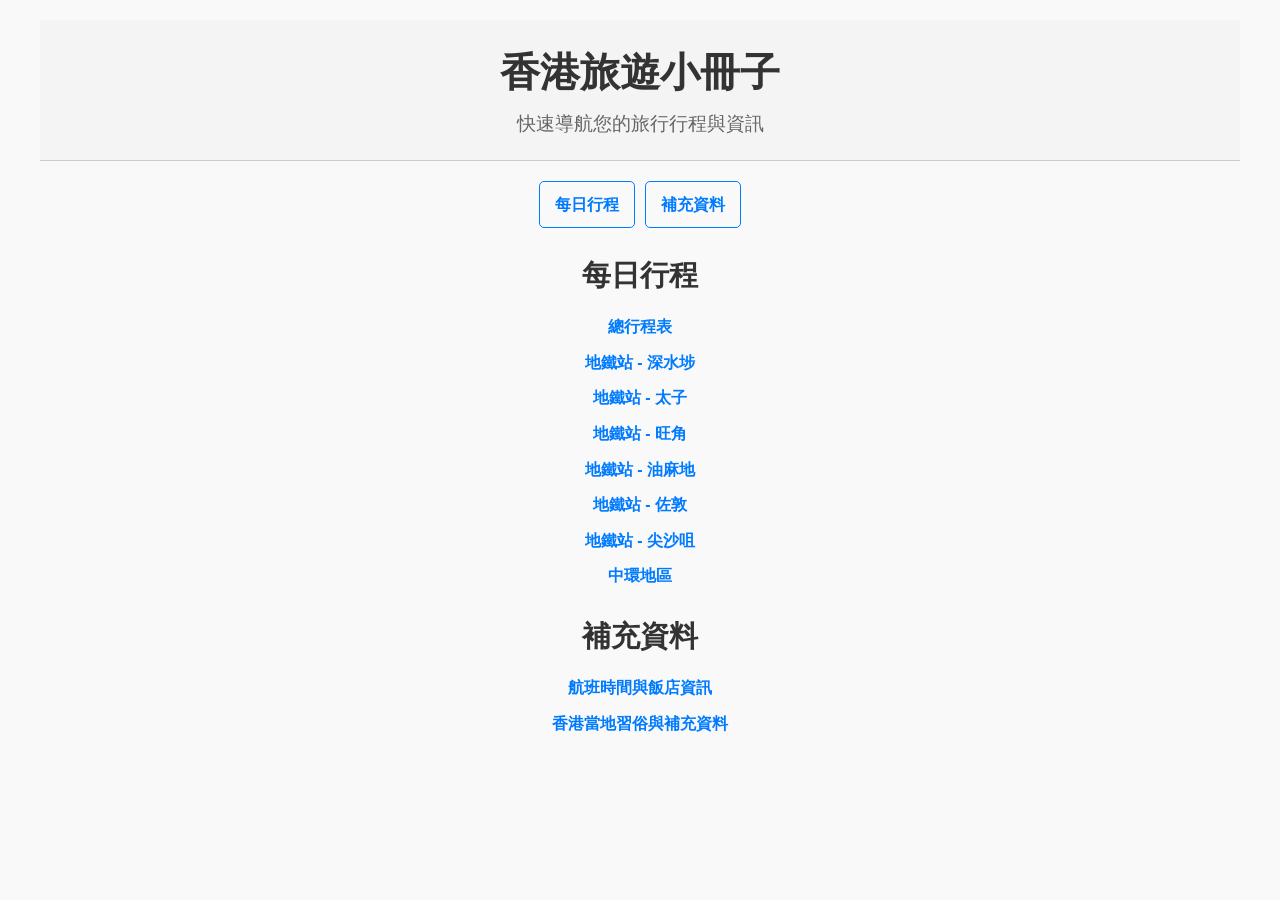
<file: index.html>
<!DOCTYPE html>
<html lang="zh-Hant">
  <head>
    <meta charset="UTF-8" />
    <meta name="viewport" content="width=device-width, initial-scale=1.0" />
    <title>香港旅遊小冊子 - 首頁</title>
    <link rel="stylesheet" href="styles/home.css" />
  </head>
  <body>
    <div class="container">
      <header>
        <h1>香港旅遊小冊子</h1>
        <p>快速導航您的旅行行程與資訊</p>
      </header>

      <nav>
        <a href="#schedule">每日行程</a>
        <a href="#resources">補充資料</a>
      </nav>

      <section id="schedule">
        <h2>每日行程</h2>
        <ul>
          <li><a href="schedules/0512-0515.html">總行程表</a></li>
          <li><a href="schedules/081SSP.html">地鐵站 - 深水埗</a></li>
          <li><a href="schedules/080PRE.html">地鐵站 - 太子</a></li>
          <li><a href="schedules/070MOK.html">地鐵站 - 旺角</a></li>
          <li><a href="schedules/069YMT.html">地鐵站 - 油麻地</a></li>
          <li><a href="schedules/068JOR.html">地鐵站 - 佐敦</a></li>
          <li><a href="schedules/067TST.html">地鐵站 - 尖沙咀</a></li>
          <li><a href="schedules/CENAREA.html">中環地區</a></li>
        </ul>
      </section>

      <section id="resources">
        <h2>補充資料</h2>
        <ul>
          <li><a href="schedules/airlineandhotel.html">航班時間與飯店資訊</a></li>
          <li><a href="schedules/HongkongTravelTips.html">香港當地習俗與補充資料</a></li>
        </ul>
      </section>
    </div>
  </body>
</html>
</file>
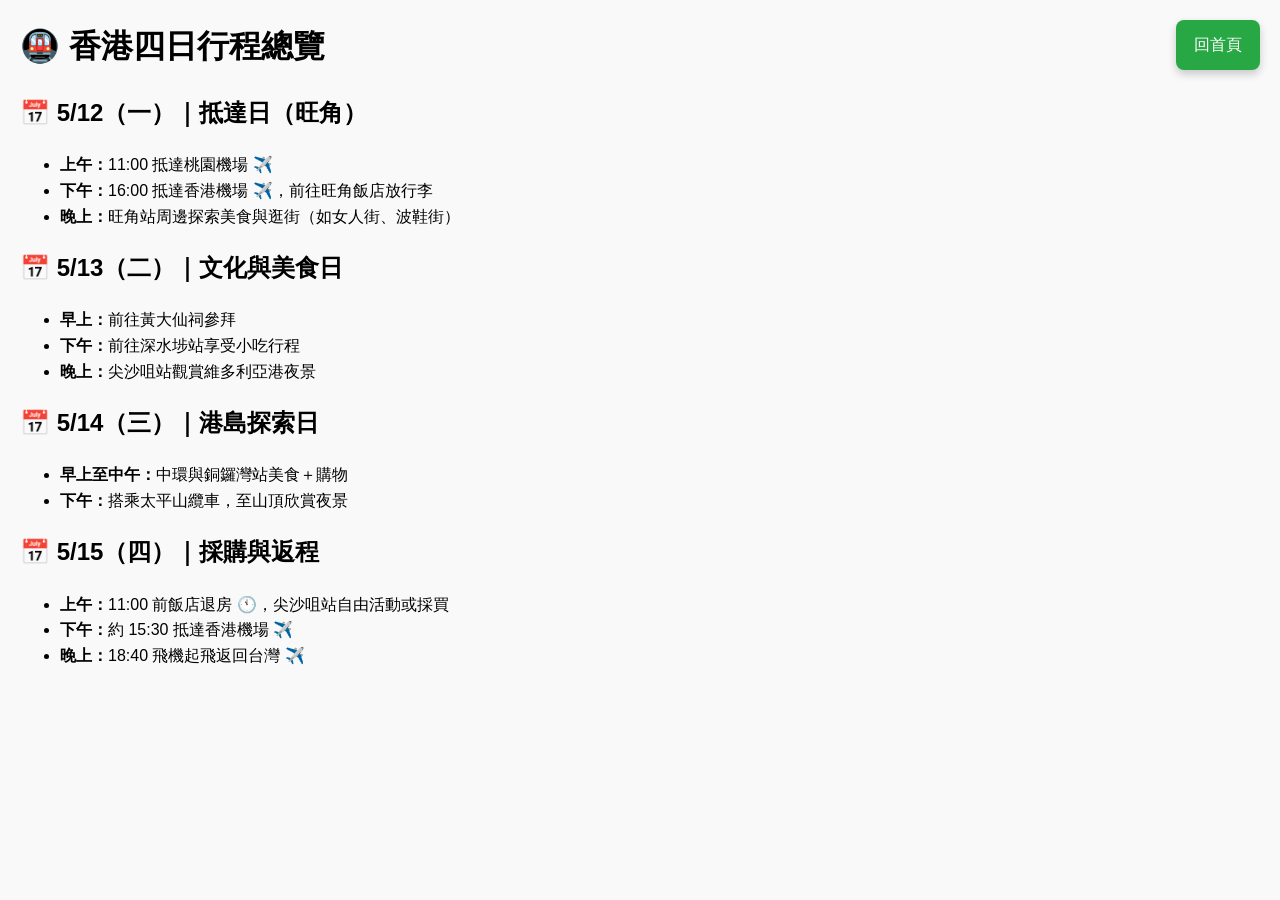
<file: schedules/0512-0515.html>
<!DOCTYPE html>
<html lang="zh-Hant">
  <head>
    <meta charset="UTF-8" />
    <meta name="viewport" content="width=device-width, initial-scale=1.0" />
    <title>香港四日行程總覽</title>
    <link rel="stylesheet" href="../styles/common.css" />
  </head>
  <body>
    <header>
      <h1>🚇 香港四日行程總覽</h1>
    </header>

    <main>
      <section>
        <h2>📅 5/12（一）｜抵達日（旺角）</h2>
        <ul>
          <li><strong>上午：</strong>11:00 抵達桃園機場 ✈️</li>
          <li><strong>下午：</strong>16:00 抵達香港機場 ✈️，前往旺角飯店放行李</li>
          <li><strong>晚上：</strong>旺角站周邊探索美食與逛街（如女人街、波鞋街）</li>
        </ul>
      </section>

      <section>
        <h2>📅 5/13（二）｜文化與美食日</h2>
        <ul>
          <li><strong>早上：</strong>前往黃大仙祠參拜</li>
          <li><strong>下午：</strong>前往深水埗站享受小吃行程</li>
          <li><strong>晚上：</strong>尖沙咀站觀賞維多利亞港夜景</li>
        </ul>
      </section>

      <section>
        <h2>📅 5/14（三）｜港島探索日</h2>
        <ul>
          <li><strong>早上至中午：</strong>中環與銅鑼灣站美食＋購物</li>
          <li><strong>下午：</strong>搭乘太平山纜車，至山頂欣賞夜景</li>
        </ul>
      </section>

      <section>
        <h2>📅 5/15（四）｜採購與返程</h2>
        <ul>
          <li><strong>上午：</strong>11:00 前飯店退房 🕚，尖沙咀站自由活動或採買</li>
          <li><strong>下午：</strong>約 15:30 抵達香港機場 ✈️</li>
          <li><strong>晚上：</strong>18:40 飛機起飛返回台灣 ✈️</li>
        </ul>
      </section>
    </main>

    <a id="home-button" href="../index.html">回首頁</a>
    <script src="../scripts/common.js"></script>
  </body>
</html>
</file>
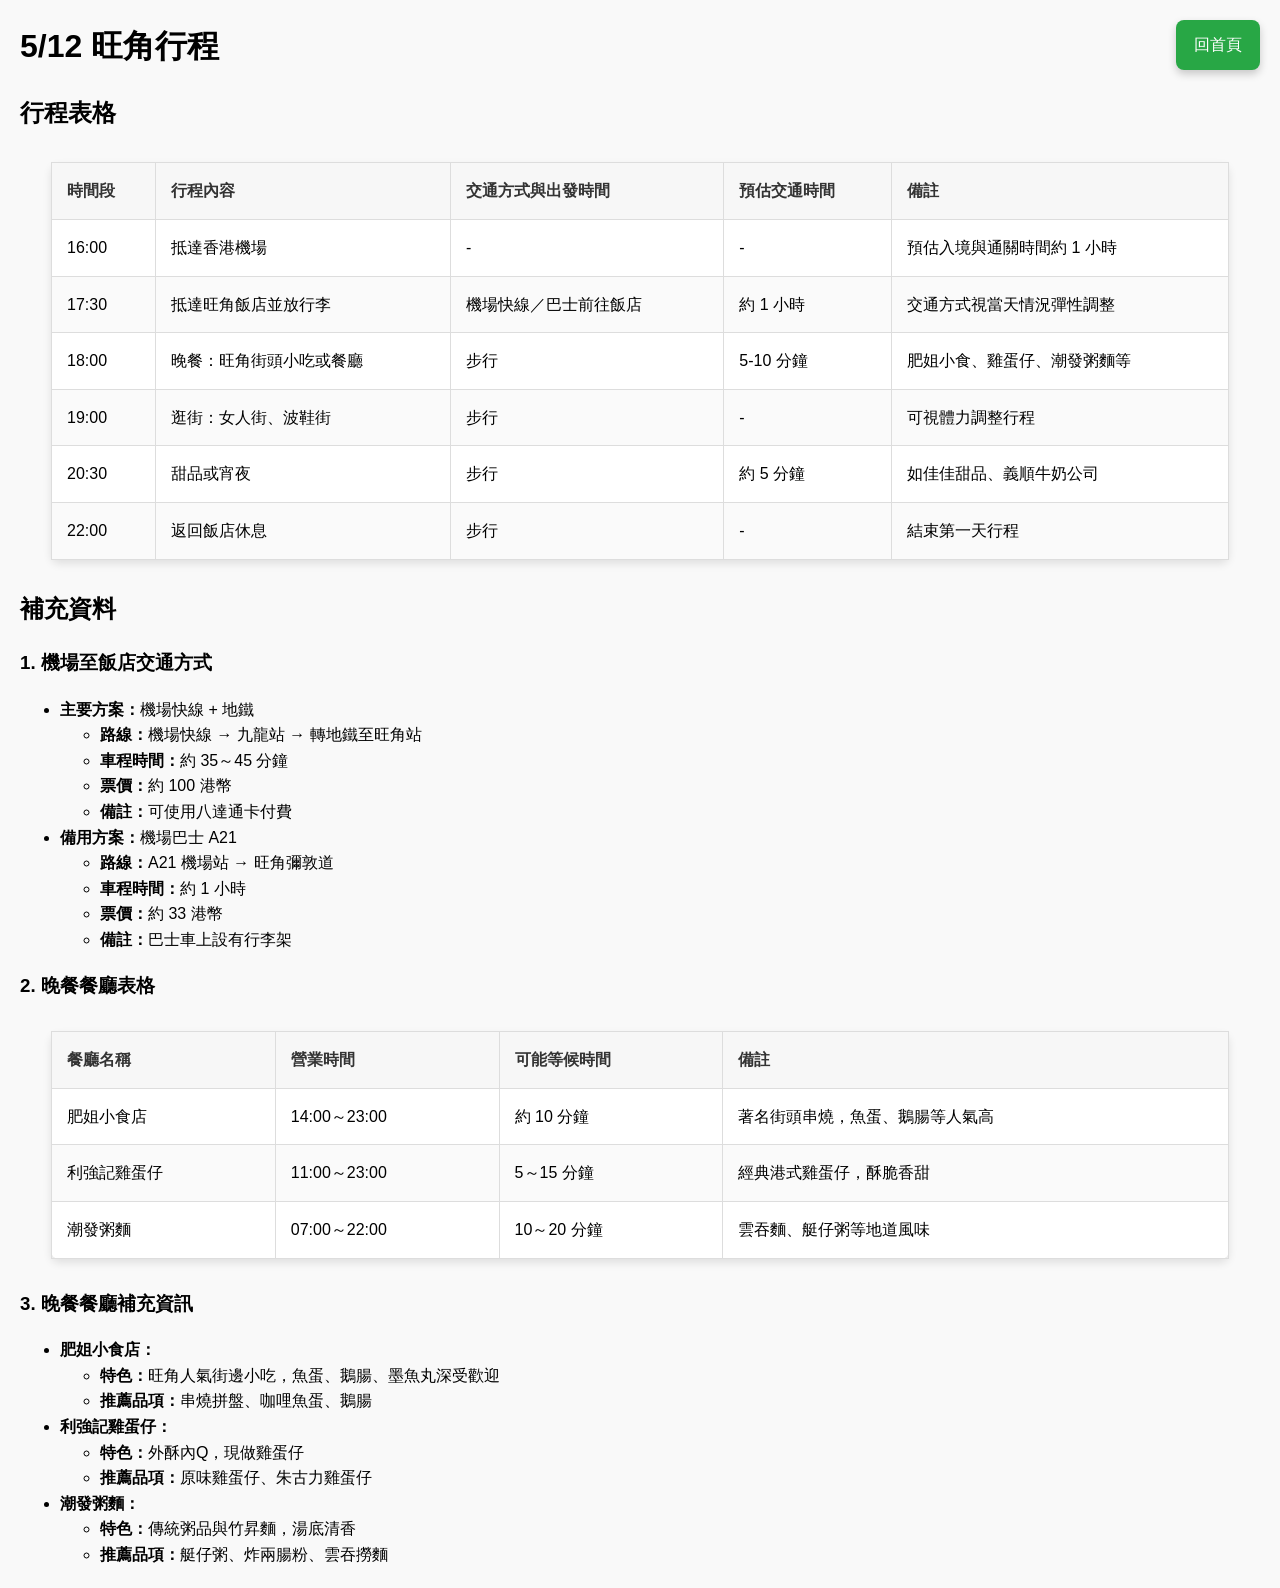
<file: schedules/0512.html>
<!DOCTYPE html>
<html lang="zh-Hant">
  <head>
    <meta charset="UTF-8" />
    <meta name="viewport" content="width=device-width, initial-scale=1.0" />
    <title>5/12 旺角行程</title>
    <link rel="stylesheet" href="../styles/common.css" />
  </head>
  <body>
    <header>
      <h1>5/12 旺角行程</h1>
    </header>

    <section id="schedule">
      <h2>行程表格</h2>
      <table>
        <thead>
          <tr>
            <th>時間段</th>
            <th>行程內容</th>
            <th>交通方式與出發時間</th>
            <th>預估交通時間</th>
            <th>備註</th>
          </tr>
        </thead>
        <tbody>
          <tr>
            <td>16:00</td>
            <td>抵達香港機場</td>
            <td>-</td>
            <td>-</td>
            <td>預估入境與通關時間約 1 小時</td>
          </tr>
          <tr>
            <td>17:30</td>
            <td>抵達旺角飯店並放行李</td>
            <td>機場快線／巴士前往飯店</td>
            <td>約 1 小時</td>
            <td>交通方式視當天情況彈性調整</td>
          </tr>
          <tr>
            <td>18:00</td>
            <td>晚餐：旺角街頭小吃或餐廳</td>
            <td>步行</td>
            <td>5-10 分鐘</td>
            <td>肥姐小食、雞蛋仔、潮發粥麵等</td>
          </tr>
          <tr>
            <td>19:00</td>
            <td>逛街：女人街、波鞋街</td>
            <td>步行</td>
            <td>-</td>
            <td>可視體力調整行程</td>
          </tr>
          <tr>
            <td>20:30</td>
            <td>甜品或宵夜</td>
            <td>步行</td>
            <td>約 5 分鐘</td>
            <td>如佳佳甜品、義順牛奶公司</td>
          </tr>
          <tr>
            <td>22:00</td>
            <td>返回飯店休息</td>
            <td>步行</td>
            <td>-</td>
            <td>結束第一天行程</td>
          </tr>
        </tbody>
      </table>
    </section>

    <section id="transportation">
      <h2>補充資料</h2>
      <h3>1. 機場至飯店交通方式</h3>
      <ul>
        <li>
          <strong>主要方案：</strong>機場快線 + 地鐵
          <ul>
            <li><strong>路線：</strong>機場快線 → 九龍站 → 轉地鐵至旺角站</li>
            <li><strong>車程時間：</strong>約 35～45 分鐘</li>
            <li><strong>票價：</strong>約 100 港幣</li>
            <li><strong>備註：</strong>可使用八達通卡付費</li>
          </ul>
        </li>
        <li>
          <strong>備用方案：</strong>機場巴士 A21
          <ul>
            <li><strong>路線：</strong>A21 機場站 → 旺角彌敦道</li>
            <li><strong>車程時間：</strong>約 1 小時</li>
            <li><strong>票價：</strong>約 33 港幣</li>
            <li><strong>備註：</strong>巴士車上設有行李架</li>
          </ul>
        </li>
      </ul>
    </section>

    <section id="dinner">
      <h3>2. 晚餐餐廳表格</h3>
      <table>
        <thead>
          <tr>
            <th>餐廳名稱</th>
            <th>營業時間</th>
            <th>可能等候時間</th>
            <th>備註</th>
          </tr>
        </thead>
        <tbody>
          <tr>
            <td>肥姐小食店</td>
            <td>14:00～23:00</td>
            <td>約 10 分鐘</td>
            <td>著名街頭串燒，魚蛋、鵝腸等人氣高</td>
          </tr>
          <tr>
            <td>利強記雞蛋仔</td>
            <td>11:00～23:00</td>
            <td>5～15 分鐘</td>
            <td>經典港式雞蛋仔，酥脆香甜</td>
          </tr>
          <tr>
            <td>潮發粥麵</td>
            <td>07:00～22:00</td>
            <td>10～20 分鐘</td>
            <td>雲吞麵、艇仔粥等地道風味</td>
          </tr>
        </tbody>
      </table>
    </section>

    <section id="dinner-supplement">
      <h3>3. 晚餐餐廳補充資訊</h3>
      <ul>
        <li><strong>肥姐小食店：</strong>
          <ul>
            <li><strong>特色：</strong>旺角人氣街邊小吃，魚蛋、鵝腸、墨魚丸深受歡迎</li>
            <li><strong>推薦品項：</strong>串燒拼盤、咖哩魚蛋、鵝腸</li>
          </ul>
        </li>
        <li><strong>利強記雞蛋仔：</strong>
          <ul>
            <li><strong>特色：</strong>外酥內Q，現做雞蛋仔</li>
            <li><strong>推薦品項：</strong>原味雞蛋仔、朱古力雞蛋仔</li>
          </ul>
        </li>
        <li><strong>潮發粥麵：</strong>
          <ul>
            <li><strong>特色：</strong>傳統粥品與竹昇麵，湯底清香</li>
            <li><strong>推薦品項：</strong>艇仔粥、炸兩腸粉、雲吞撈麵</li>
          </ul>
        </li>
      </ul>
    </section>

    <!-- 回首頁的按鈕 -->
    <a id="home-button" href="../index.html">回首頁</a>

    <script src="../scripts/common.js"></script>
  </body>
</html>
</file>
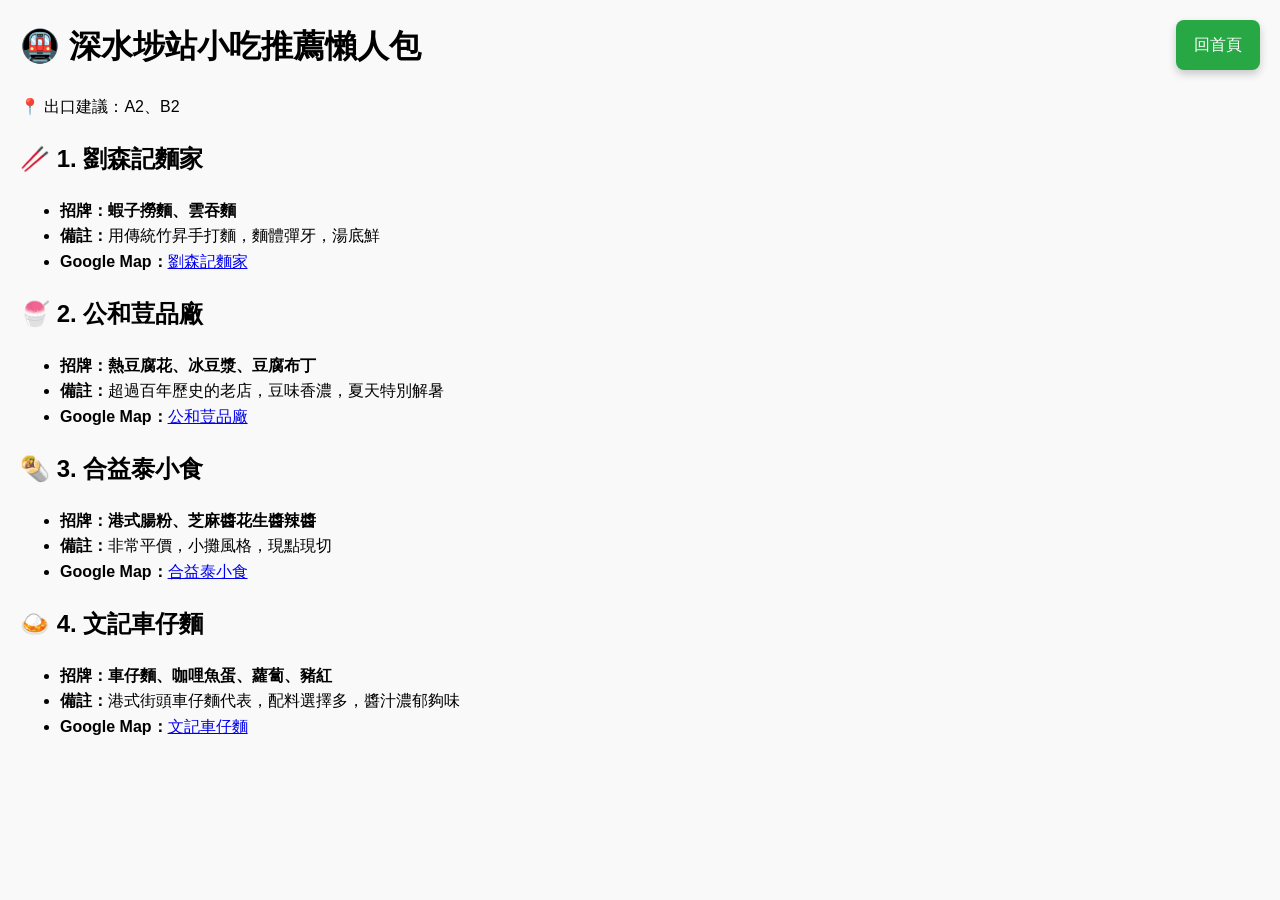
<file: schedules/0513.html>
<!DOCTYPE html>
<html lang="zh-Hant">
  <head>
    <meta charset="UTF-8" />
    <meta name="viewport" content="width=device-width, initial-scale=1.0" />
    <title>深水埗站小吃懶人包</title>
    <link rel="stylesheet" href="../styles/common.css" />
  </head>
  <body>
    <header>
      <h1>🚇 深水埗站小吃推薦懶人包</h1>
      <p>📍 出口建議：A2、B2</p>
    </header>

    <main>
      <section>
        <h2>🥢 1. 劉森記麵家</h2>
        <ul>
          <li><strong>招牌：</strong><strong>蝦子撈麵、雲吞麵</strong></li>
          <li><strong>備註：</strong>用傳統竹昇手打麵，麵體彈牙，湯底鮮</li>
          <li><strong>Google Map：</strong><a href="https://maps.app.goo.gl/K1mHcM7y6UPj323Y7" target="_blank">劉森記麵家</a></li>
        </ul>
      </section>

      <section>
        <h2>🍧 2. 公和荳品廠</h2>
        <ul>
          <li><strong>招牌：</strong><strong>熱豆腐花、冰豆漿、豆腐布丁</strong></li>
          <li><strong>備註：</strong>超過百年歷史的老店，豆味香濃，夏天特別解暑</li>
          <li><strong>Google Map：</strong><a href="https://maps.app.goo.gl/NxhGVPFcqjy7hAAd9" target="_blank">公和荳品廠</a></li>
        </ul>
      </section>

      <section>
        <h2>🌯 3. 合益泰小食</h2>
        <ul>
          <li><strong>招牌：</strong><strong>港式腸粉、芝麻醬花生醬辣醬</strong></li>
          <li><strong>備註：</strong>非常平價，小攤風格，現點現切</li>
          <li><strong>Google Map：</strong><a href="https://maps.app.goo.gl/UYoJoSjosP7ihJiQ7" target="_blank">合益泰小食</a></li>
        </ul>
      </section>

      <section>
        <h2>🍛 4. 文記車仔麵</h2>
        <ul>
          <li><strong>招牌：</strong><strong>車仔麵、咖哩魚蛋、蘿蔔、豬紅</strong></li>
          <li><strong>備註：</strong>港式街頭車仔麵代表，配料選擇多，醬汁濃郁夠味</li>
          <li><strong>Google Map：</strong><a href="https://maps.app.goo.gl/5F4fWSJMhZ9eHE1n6" target="_blank">文記車仔麵</a></li>
        </ul>
      </section>

    </main>

    <!-- 回首頁的按鈕 -->
    <a id="home-button" href="../index.html">回首頁</a>
    <script src="../scripts/common.js"></script>
  </body>
</html>
</file>
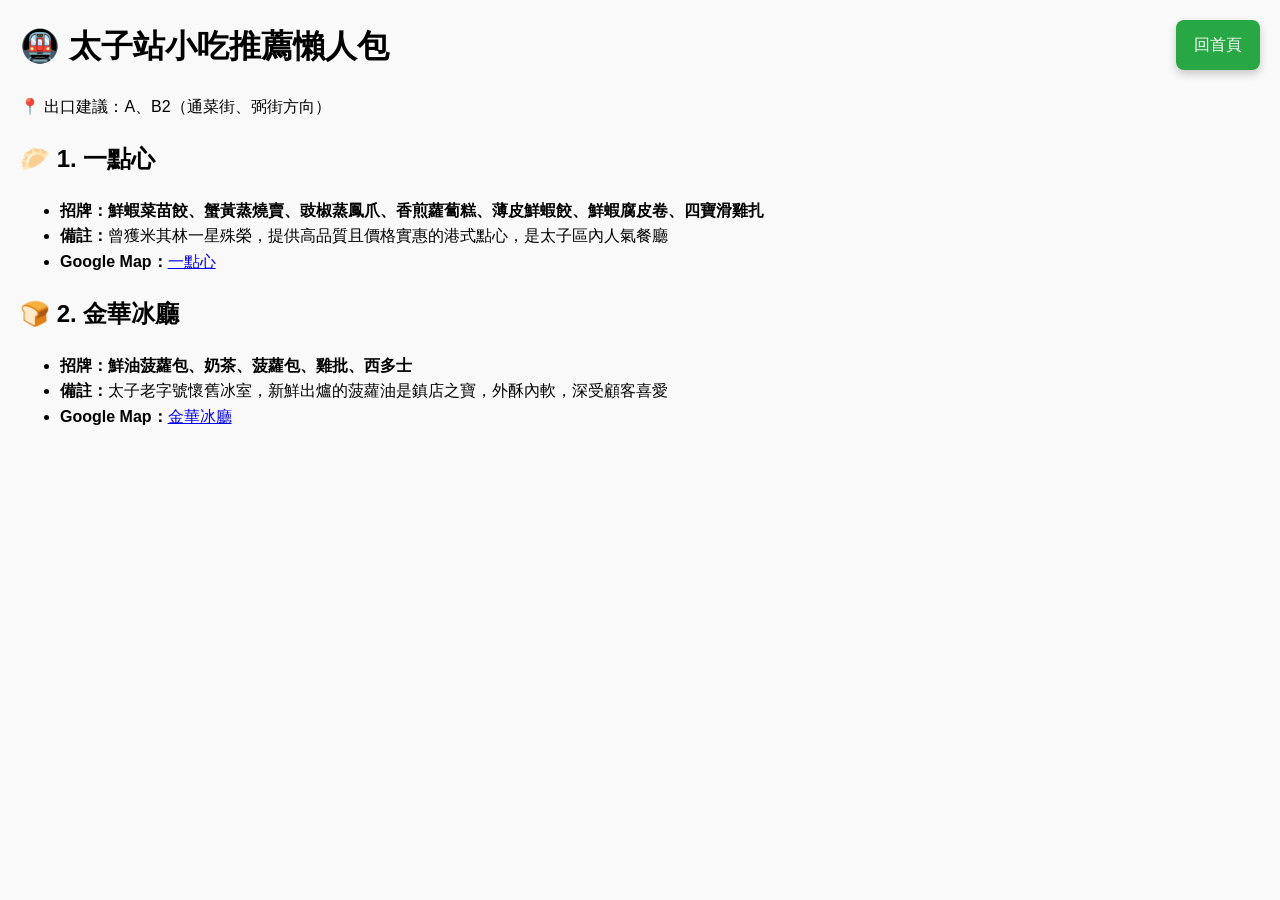
<file: schedules/0514.html>
<!DOCTYPE html>
<html lang="zh-Hant">
  <head>
    <meta charset="UTF-8" />
    <meta name="viewport" content="width=device-width, initial-scale=1.0" />
    <title>太子站小吃懶人包</title>
    <link rel="stylesheet" href="../styles/common.css" />
  </head>
  <body>
    <header>
      <h1>🚇 太子站小吃推薦懶人包</h1>
      <p>📍 出口建議：A、B2（通菜街、弼街方向）</p>
    </header>

    <main>
      <section>
        <h2>🥟 1. 一點心</h2>
        <ul>
          <li><strong>招牌：</strong><strong>鮮蝦菜苗餃、蟹黃蒸燒賣、豉椒蒸鳳爪、香煎蘿蔔糕、薄皮鮮蝦餃、鮮蝦腐皮卷、四寶滑雞扎</strong></li>
          <li><strong>備註：</strong>曾獲米其林一星殊榮，提供高品質且價格實惠的港式點心，是太子區內人氣餐廳</li>
          <li><strong>Google Map：</strong><a href="https://maps.app.goo.gl/mNqFr9mviTtedqxy7" target="_blank">一點心</a></li>
        </ul>
      </section>

      <section>
        <h2>🍞 2. 金華冰廳</h2>
        <ul>
          <li><strong>招牌：</strong><strong>鮮油菠蘿包、奶茶、菠蘿包、雞批、西多士</strong></li>
          <li><strong>備註：</strong>太子老字號懷舊冰室，新鮮出爐的菠蘿油是鎮店之寶，外酥內軟，深受顧客喜愛</li>
          <li><strong>Google Map：</strong><a href="https://maps.app.goo.gl/NZs1nTJYFW71kauX8" target="_blank">金華冰廳</a></li>
        </ul>
      </section>
    </main>

    <!-- 回首頁的按鈕 -->
    <a id="home-button" href="../index.html">回首頁</a>
    <script src="../scripts/common.js"></script>
  </body>
</html>
</file>
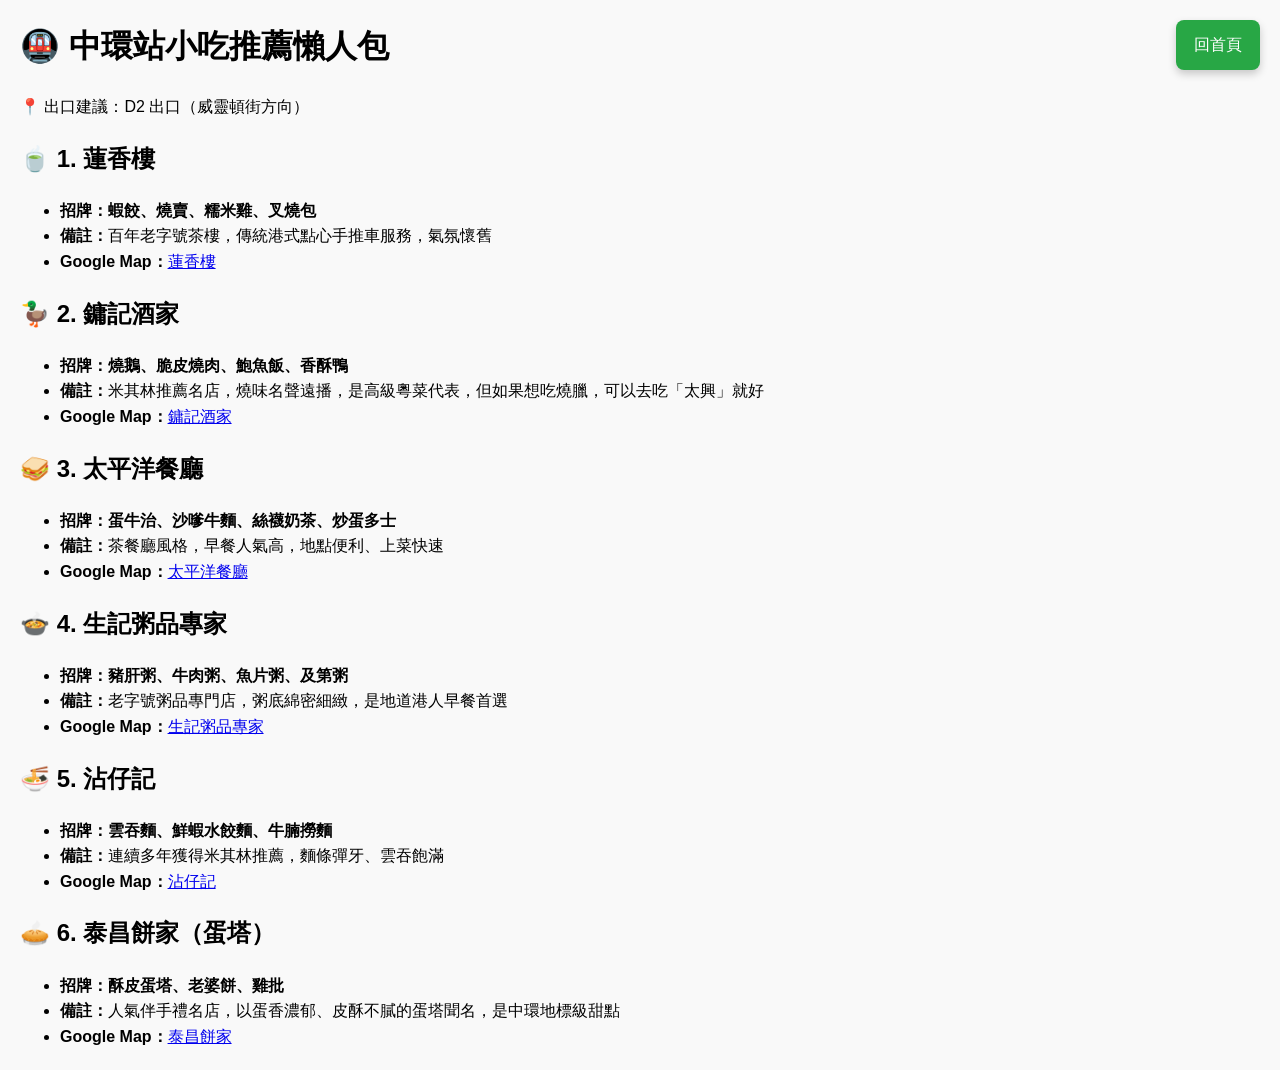
<file: schedules/065CEN.html>
<!DOCTYPE html>
<html lang="zh-Hant">
  <head>
    <meta charset="UTF-8" />
    <meta name="viewport" content="width=device-width, initial-scale=1.0" />
    <title>中環站小吃懶人包</title>
    <link rel="stylesheet" href="../styles/common.css" />
  </head>
  <body>
    <header>
      <h1>🚇 中環站小吃推薦懶人包</h1>
      <p>📍 出口建議：D2 出口（威靈頓街方向）</p>
    </header>

    <main>
      <section>
        <h2>🍵 1. 蓮香樓</h2>
        <ul>
          <li><strong>招牌：</strong><strong>蝦餃、燒賣、糯米雞、叉燒包</strong></li>
          <li><strong>備註：</strong>百年老字號茶樓，傳統港式點心手推車服務，氣氛懷舊</li>
          <li><strong>Google Map：</strong><a href="https://maps.app.goo.gl/2HCXovdnoWpxYi5v9" target="_blank">蓮香樓</a></li>
        </ul>
      </section>

      <section>
        <h2>🦆 2. 鏞記酒家</h2>
        <ul>
          <li><strong>招牌：</strong><strong>燒鵝、脆皮燒肉、鮑魚飯、香酥鴨</strong></li>
          <li><strong>備註：</strong>米其林推薦名店，燒味名聲遠播，是高級粵菜代表，但如果想吃燒臘，可以去吃「太興」就好</li>
          <li><strong>Google Map：</strong><a href="https://maps.app.goo.gl/bp9NFYq3Bw1joR7D7" target="_blank">鏞記酒家</a></li>
        </ul>
      </section>

      <section>
        <h2>🥪 3. 太平洋餐廳</h2>
        <ul>
          <li><strong>招牌：</strong><strong>蛋牛治、沙嗲牛麵、絲襪奶茶、炒蛋多士</strong></li>
          <li><strong>備註：</strong>茶餐廳風格，早餐人氣高，地點便利、上菜快速</li>
          <li><strong>Google Map：</strong><a href="https://maps.app.goo.gl/5CtJ2iSze3EeUbAPA" target="_blank">太平洋餐廳</a></li>
        </ul>
      </section>

      <section>
        <h2>🍲 4. 生記粥品專家</h2>
        <ul>
          <li><strong>招牌：</strong><strong>豬肝粥、牛肉粥、魚片粥、及第粥</strong></li>
          <li><strong>備註：</strong>老字號粥品專門店，粥底綿密細緻，是地道港人早餐首選</li>
          <li><strong>Google Map：</strong><a href="https://maps.app.goo.gl/zvFhaGcdFXiuzrDb8" target="_blank">生記粥品專家</a></li>
        </ul>
      </section>

      <section>
        <h2>🍜 5. 沾仔記</h2>
        <ul>
          <li><strong>招牌：</strong><strong>雲吞麵、鮮蝦水餃麵、牛腩撈麵</strong></li>
          <li><strong>備註：</strong>連續多年獲得米其林推薦，麵條彈牙、雲吞飽滿</li>
          <li><strong>Google Map：</strong><a href="https://maps.app.goo.gl/9wewG8HQa4Ez1Ua4A" target="_blank">沾仔記</a></li>
        </ul>
      </section>
      <section>
        <h2>🥧 6. 泰昌餅家（蛋塔）</h2>
        <ul>
          <li><strong>招牌：</strong><strong>酥皮蛋塔、老婆餅、雞批</strong></li>
          <li><strong>備註：</strong>人氣伴手禮名店，以蛋香濃郁、皮酥不膩的蛋塔聞名，是中環地標級甜點</li>
          <li><strong>Google Map：</strong><a href="https://maps.app.goo.gl/WtBJgMKC74dh7KRN7" target="_blank">泰昌餅家</a></li>
        </ul>
      </section>

    </main>

    <a id="home-button" href="../index.html">回首頁</a>
    <script src="../scripts/common.js"></script>
  </body>
</html>
</file>
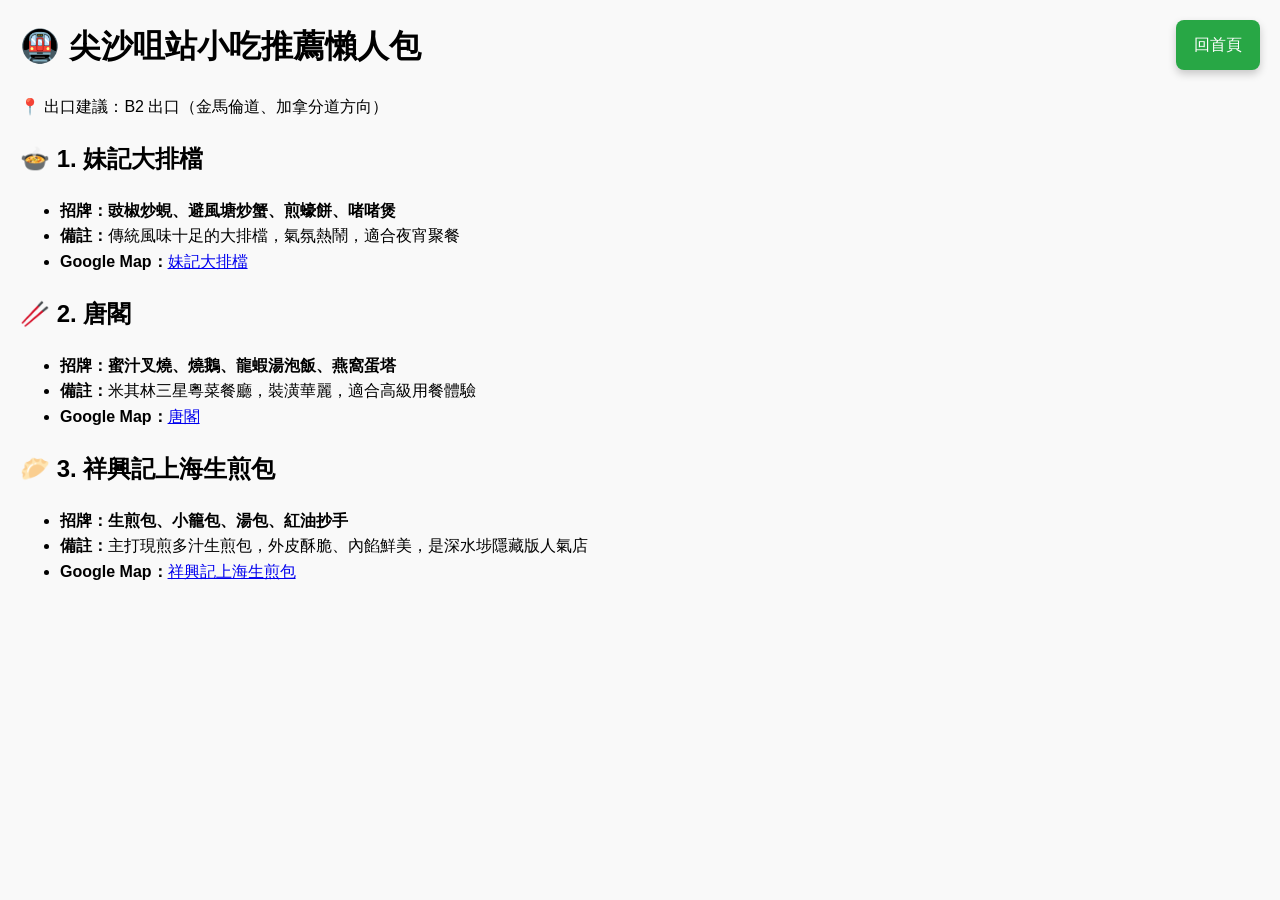
<file: schedules/067TST.html>
<!DOCTYPE html>
<html lang="zh-Hant">
  <head>
    <meta charset="UTF-8" />
    <meta name="viewport" content="width=device-width, initial-scale=1.0" />
    <title>尖沙咀站小吃懶人包</title>
    <link rel="stylesheet" href="../styles/common.css" />
  </head>
  <body>
    <header>
      <h1>🚇 尖沙咀站小吃推薦懶人包</h1>
      <p>📍 出口建議：B2 出口（金馬倫道、加拿分道方向）</p>
    </header>

    <main>
      <section>
        <h2>🍲 1. 妹記大排檔</h2>
        <ul>
          <li><strong>招牌：</strong><strong>豉椒炒蜆、避風塘炒蟹、煎蠔餅、啫啫煲</strong></li>
          <li><strong>備註：</strong>傳統風味十足的大排檔，氣氛熱鬧，適合夜宵聚餐</li>
          <li><strong>Google Map：</strong><a href="https://maps.app.goo.gl/Led8dWAejK1VFPWP9" target="_blank">妹記大排檔</a></li>
        </ul>
      </section>
      <section>
        <h2>🥢 2. 唐閣</h2>
        <ul>
          <li><strong>招牌：</strong><strong>蜜汁叉燒、燒鵝、龍蝦湯泡飯、燕窩蛋塔</strong></li>
          <li><strong>備註：</strong>米其林三星粵菜餐廳，裝潢華麗，適合高級用餐體驗</li>
          <li><strong>Google Map：</strong><a href="https://maps.app.goo.gl/uWg48EWeVkGHXeaf6" target="_blank">唐閣</a></li>
        </ul>
      </section>

<section>
  <h2>🥟 3. 祥興記上海生煎包</h2>
  <ul>
    <li><strong>招牌：</strong><strong>生煎包、小籠包、湯包、紅油抄手</strong></li>
    <li><strong>備註：</strong>主打現煎多汁生煎包，外皮酥脆、內餡鮮美，是深水埗隱藏版人氣店</li>
    <li><strong>Google Map：</strong><a href="https://maps.app.goo.gl/6ZSPp3fkkrzGmqDi8" target="_blank">祥興記上海生煎包</a></li>
  </ul>
</section>


      
    </main>

    <!-- 回首頁的按鈕 -->
    <a id="home-button" href="../index.html">回首頁</a>
    <script src="../scripts/common.js"></script>
  </body>
</html>
</file>
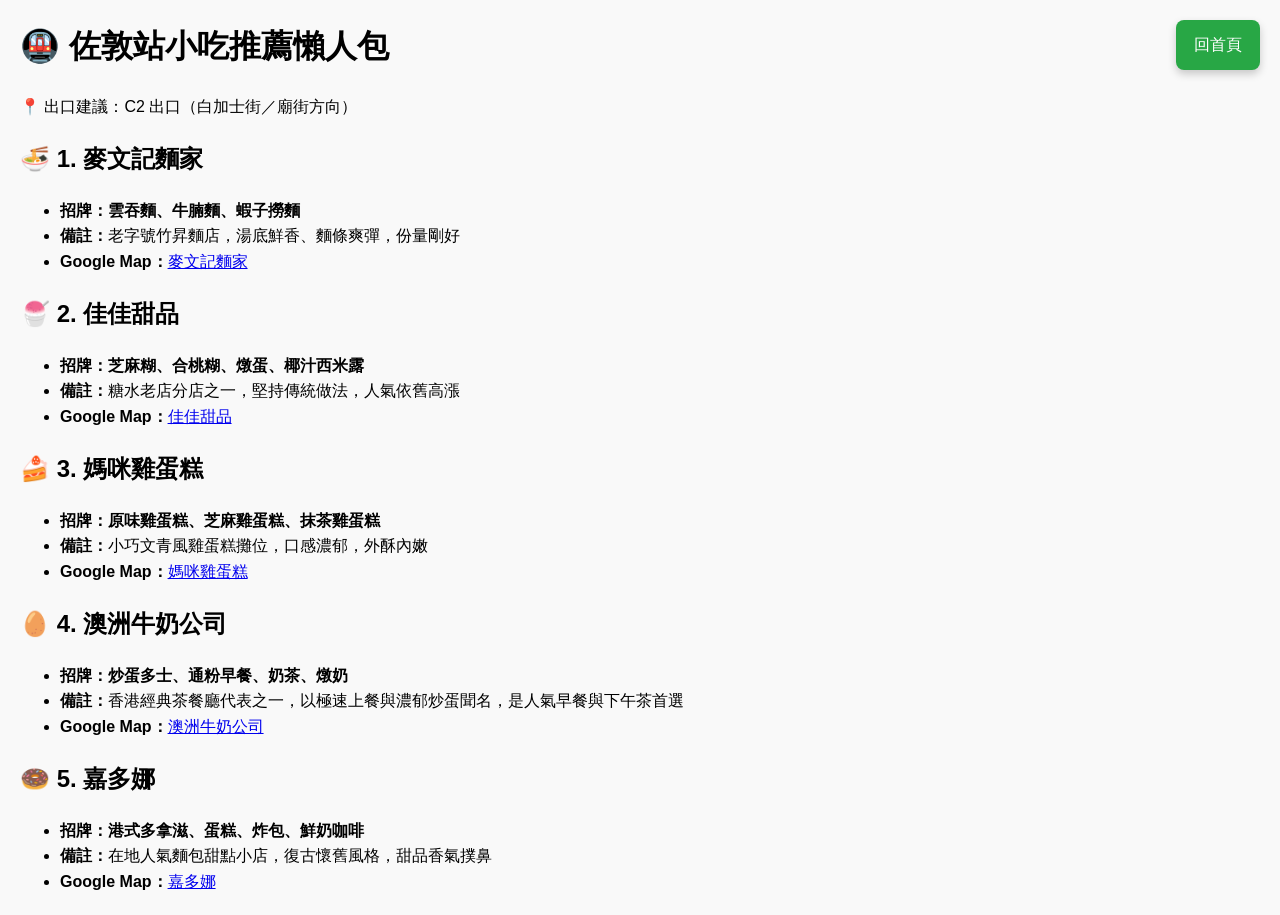
<file: schedules/068JOR.html>
<!DOCTYPE html>
<html lang="zh-Hant">
  <head>
    <meta charset="UTF-8" />
    <meta name="viewport" content="width=device-width, initial-scale=1.0" />
    <title>佐敦站小吃懶人包</title>
    <link rel="stylesheet" href="../styles/common.css" />
  </head>
  <body>
    <header>
      <h1>🚇 佐敦站小吃推薦懶人包</h1>
      <p>📍 出口建議：C2 出口（白加士街／廟街方向）</p>
    </header>

    <main>
      <section>
        <h2>🍜 1. 麥文記麵家</h2>
        <ul>
          <li><strong>招牌：</strong><strong>雲吞麵、牛腩麵、蝦子撈麵</strong></li>
          <li><strong>備註：</strong>老字號竹昇麵店，湯底鮮香、麵條爽彈，份量剛好</li>
          <li><strong>Google Map：</strong><a href="https://maps.app.goo.gl/5ahiY3uWnBhc96es8" target="_blank">麥文記麵家</a></li>
        </ul>
      </section>

      <section>
        <h2>🍧 2. 佳佳甜品</h2>
        <ul>
          <li><strong>招牌：</strong><strong>芝麻糊、合桃糊、燉蛋、椰汁西米露</strong></li>
          <li><strong>備註：</strong>糖水老店分店之一，堅持傳統做法，人氣依舊高漲</li>
          <li><strong>Google Map：</strong><a href="https://maps.app.goo.gl/s5PNTGSkoK5bPDfW9" target="_blank">佳佳甜品</a></li>
        </ul>
      </section>

      <section>
        <h2>🍰 3. 媽咪雞蛋糕</h2>
        <ul>
          <li><strong>招牌：</strong><strong>原味雞蛋糕、芝麻雞蛋糕、抹茶雞蛋糕</strong></li>
          <li><strong>備註：</strong>小巧文青風雞蛋糕攤位，口感濃郁，外酥內嫩</li>
          <li><strong>Google Map：</strong><a href="https://maps.app.goo.gl/dNPkzaraTYKnJzQT7" target="_blank">媽咪雞蛋糕</a></li>
        </ul>
      </section>
      <section>
        <h2>🥚 4. 澳洲牛奶公司</h2>
        <ul>
          <li><strong>招牌：</strong><strong>炒蛋多士、通粉早餐、奶茶、燉奶</strong></li>
          <li><strong>備註：</strong>香港經典茶餐廳代表之一，以極速上餐與濃郁炒蛋聞名，是人氣早餐與下午茶首選</li>
          <li><strong>Google Map：</strong><a href="https://maps.app.goo.gl/bZHirmdYHSaTXKEx7" target="_blank">澳洲牛奶公司</a></li>
        </ul>
      </section>


<section>
  <h2>🍩 5. 嘉多娜</h2>
  <ul>
    <li><strong>招牌：</strong><strong>港式多拿滋、蛋糕、炸包、鮮奶咖啡</strong></li>
    <li><strong>備註：</strong>在地人氣麵包甜點小店，復古懷舊風格，甜品香氣撲鼻</li>
    <li><strong>Google Map：</strong><a href="https://maps.app.goo.gl/worEr8d4Ws2JwJof7" target="_blank">嘉多娜</a></li>
  </ul>
</section>

      

    </main>

    <!-- 回首頁的按鈕 -->
    <a id="home-button" href="../index.html">回首頁</a>
    <script src="../scripts/common.js"></script>
  </body>
</html>
</file>
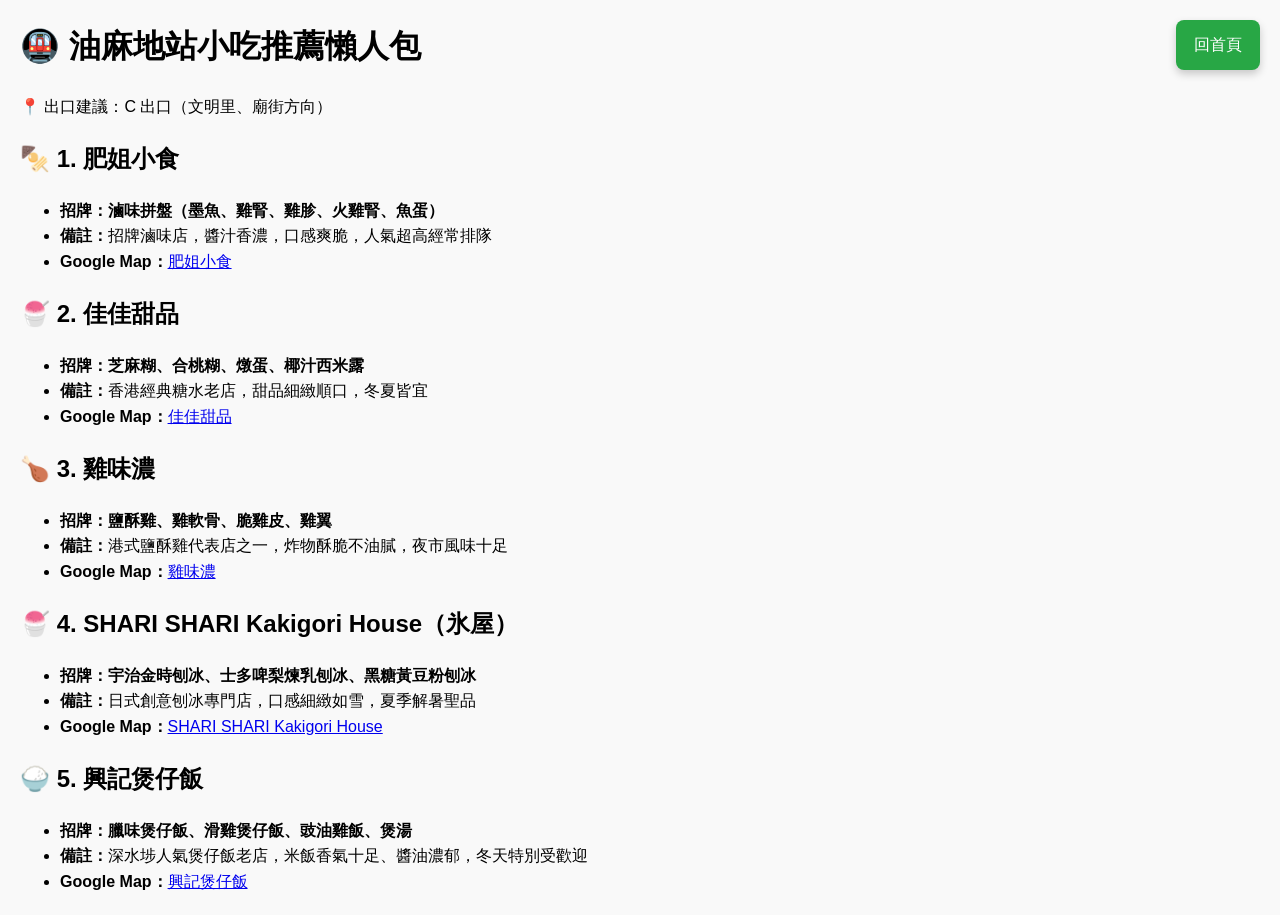
<file: schedules/069YMT.html>
<!DOCTYPE html>
<html lang="zh-Hant">
  <head>
    <meta charset="UTF-8" />
    <meta name="viewport" content="width=device-width, initial-scale=1.0" />
    <title>油麻地站小吃懶人包</title>
    <link rel="stylesheet" href="../styles/common.css" />
  </head>
  <body>
    <header>
      <h1>🚇 油麻地站小吃推薦懶人包</h1>
      <p>📍 出口建議：C 出口（文明里、廟街方向）</p>
    </header>

    <main>
      <section>
        <h2>🍢 1. 肥姐小食</h2>
        <ul>
          <li><strong>招牌：</strong><strong>滷味拼盤（墨魚、雞腎、雞胗、火雞腎、魚蛋）</strong></li>
          <li><strong>備註：</strong>招牌滷味店，醬汁香濃，口感爽脆，人氣超高經常排隊</li>
          <li><strong>Google Map：</strong><a href="https://maps.app.goo.gl/QC5t9WncCnxvoR9M7" target="_blank">肥姐小食</a></li>
        </ul>
      </section>

      <section>
        <h2>🍧 2. 佳佳甜品</h2>
        <ul>
          <li><strong>招牌：</strong><strong>芝麻糊、合桃糊、燉蛋、椰汁西米露</strong></li>
          <li><strong>備註：</strong>香港經典糖水老店，甜品細緻順口，冬夏皆宜</li>
          <li><strong>Google Map：</strong><a href="https://maps.app.goo.gl/SPBUsrGw8ggdm3Uv6" target="_blank">佳佳甜品</a></li>
        </ul>
      </section>

      <section>
        <h2>🍗 3. 雞味濃</h2>
        <ul>
          <li><strong>招牌：</strong><strong>鹽酥雞、雞軟骨、脆雞皮、雞翼</strong></li>
          <li><strong>備註：</strong>港式鹽酥雞代表店之一，炸物酥脆不油膩，夜市風味十足</li>
          <li><strong>Google Map：</strong><a href="https://maps.app.goo.gl/28FDg2SMW2iFCHxK8" target="_blank">雞味濃</a></li>
        </ul>
      </section>

      <section>
  <h2>🍧 4. SHARI SHARI Kakigori House（氷屋）</h2>
  <ul>
    <li><strong>招牌：</strong><strong>宇治金時刨冰、士多啤梨煉乳刨冰、黑糖黃豆粉刨冰</strong></li>
    <li><strong>備註：</strong>日式創意刨冰專門店，口感細緻如雪，夏季解暑聖品</li>
    <li><strong>Google Map：</strong><a href="https://maps.app.goo.gl/82YGypkmM9CU862b6" target="_blank">SHARI SHARI Kakigori House</a></li>
  </ul>
</section>

<section>
  <h2>🍚 5. 興記煲仔飯</h2>
  <ul>
    <li><strong>招牌：</strong><strong>臘味煲仔飯、滑雞煲仔飯、豉油雞飯、煲湯</strong></li>
    <li><strong>備註：</strong>深水埗人氣煲仔飯老店，米飯香氣十足、醬油濃郁，冬天特別受歡迎</li>
    <li><strong>Google Map：</strong><a href="https://maps.app.goo.gl/bUL8Beef1n3HN5sPA" target="_blank">興記煲仔飯</a></li>
  </ul>
</section>

      
    </main>

    <!-- 回首頁的按鈕 -->
    <a id="home-button" href="../index.html">回首頁</a>
    <script src="../scripts/common.js"></script>
  </body>
</html>
</file>
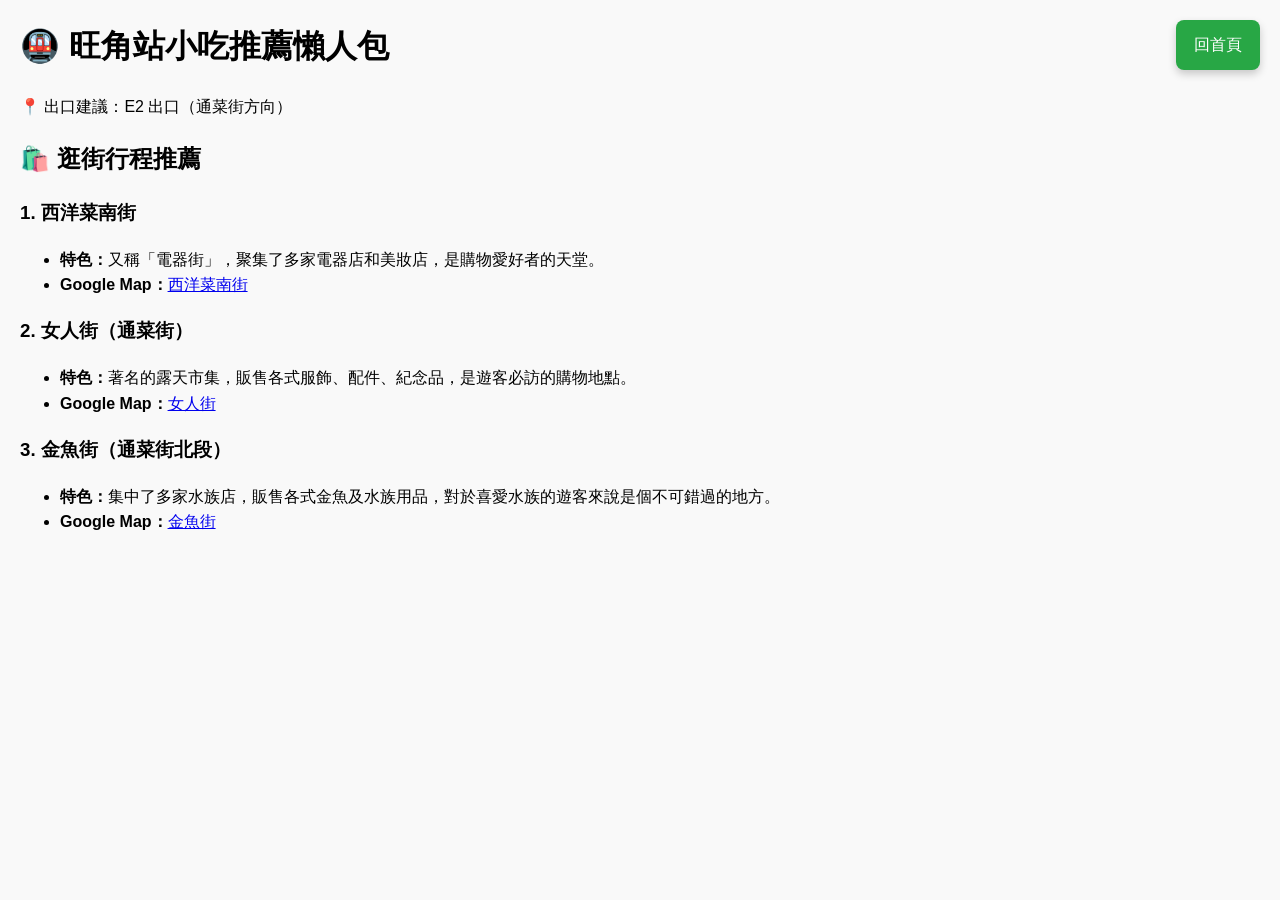
<file: schedules/070MOK.html>
<!DOCTYPE html>
<html lang="zh-Hant">
  <head>
    <meta charset="UTF-8" />
    <meta name="viewport" content="width=device-width, initial-scale=1.0" />
    <title>旺角站小吃懶人包</title>
    <link rel="stylesheet" href="../styles/common.css" />
  </head>
  <body>
    <header>
      <h1>🚇 旺角站小吃推薦懶人包</h1>
      <p>📍 出口建議：E2 出口（通菜街方向）</p>
    </header>

    <main>
      <section>
        <h2>🛍️ 逛街行程推薦</h2>

        <h3>1. 西洋菜南街</h3>
        <ul>
          <li><strong>特色：</strong>又稱「電器街」，聚集了多家電器店和美妝店，是購物愛好者的天堂。</li>
          <li><strong>Google Map：</strong><a href="https://maps.app.goo.gl/yp4vutKRCCZCGorw8" target="_blank">西洋菜南街</a></li>
        </ul>

        <h3>2. 女人街（通菜街）</h3>
        <ul>
          <li><strong>特色：</strong>著名的露天市集，販售各式服飾、配件、紀念品，是遊客必訪的購物地點。</li>
          <li><strong>Google Map：</strong><a href="https://maps.app.goo.gl/3wSJZ6sqTkQ1ZWU5A" target="_blank">女人街</a></li>
        </ul>

        <h3>3. 金魚街（通菜街北段）</h3>
        <ul>
          <li><strong>特色：</strong>集中了多家水族店，販售各式金魚及水族用品，對於喜愛水族的遊客來說是個不可錯過的地方。</li>
          <li><strong>Google Map：</strong><a href="https://maps.app.goo.gl/PPkDNEFtYGTEhe7M9" target="_blank">金魚街</a></li>
        </ul>
      </section>
    </main>

    <!-- 回首頁的按鈕 -->
    <a id="home-button" href="../index.html">回首頁</a>
    <script src="../scripts/common.js"></script>
  </body>
</html>
</file>
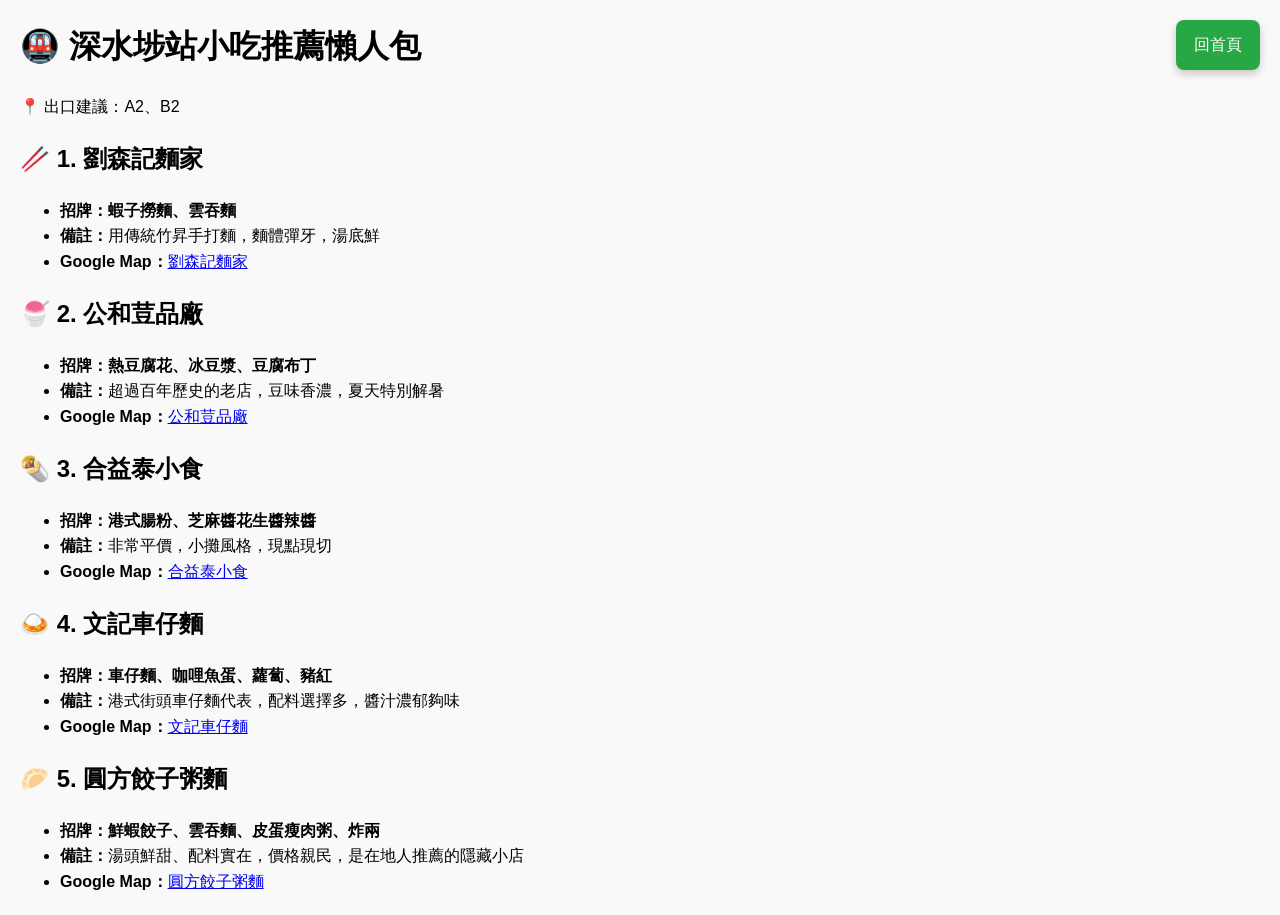
<file: schedules/081SSP.html>
<!DOCTYPE html>
<html lang="zh-Hant">
  <head>
    <meta charset="UTF-8" />
    <meta name="viewport" content="width=device-width, initial-scale=1.0" />
    <title>深水埗站小吃懶人包</title>
    <link rel="stylesheet" href="../styles/common.css" />
  </head>
  <body>
    <header>
      <h1>🚇 深水埗站小吃推薦懶人包</h1>
      <p>📍 出口建議：A2、B2</p>
    </header>

    <main>
      <section>
        <h2>🥢 1. 劉森記麵家</h2>
        <ul>
          <li><strong>招牌：</strong><strong>蝦子撈麵、雲吞麵</strong></li>
          <li><strong>備註：</strong>用傳統竹昇手打麵，麵體彈牙，湯底鮮</li>
          <li><strong>Google Map：</strong><a href="https://maps.app.goo.gl/K1mHcM7y6UPj323Y7" target="_blank">劉森記麵家</a></li>
        </ul>
      </section>

      <section>
        <h2>🍧 2. 公和荳品廠</h2>
        <ul>
          <li><strong>招牌：</strong><strong>熱豆腐花、冰豆漿、豆腐布丁</strong></li>
          <li><strong>備註：</strong>超過百年歷史的老店，豆味香濃，夏天特別解暑</li>
          <li><strong>Google Map：</strong><a href="https://maps.app.goo.gl/NxhGVPFcqjy7hAAd9" target="_blank">公和荳品廠</a></li>
        </ul>
      </section>

      <section>
        <h2>🌯 3. 合益泰小食</h2>
        <ul>
          <li><strong>招牌：</strong><strong>港式腸粉、芝麻醬花生醬辣醬</strong></li>
          <li><strong>備註：</strong>非常平價，小攤風格，現點現切</li>
          <li><strong>Google Map：</strong><a href="https://maps.app.goo.gl/UYoJoSjosP7ihJiQ7" target="_blank">合益泰小食</a></li>
        </ul>
      </section>

      <section>
        <h2>🍛 4. 文記車仔麵</h2>
        <ul>
          <li><strong>招牌：</strong><strong>車仔麵、咖哩魚蛋、蘿蔔、豬紅</strong></li>
          <li><strong>備註：</strong>港式街頭車仔麵代表，配料選擇多，醬汁濃郁夠味</li>
          <li><strong>Google Map：</strong><a href="https://maps.app.goo.gl/5F4fWSJMhZ9eHE1n6" target="_blank">文記車仔麵</a></li>
        </ul>
      </section>

    <section>
  <h2>🥟 5. 圓方餃子粥麵</h2>
  <ul>
    <li><strong>招牌：</strong><strong>鮮蝦餃子、雲吞麵、皮蛋瘦肉粥、炸兩</strong></li>
    <li><strong>備註：</strong>湯頭鮮甜、配料實在，價格親民，是在地人推薦的隱藏小店</li>
    <li><strong>Google Map：</strong><a href="https://maps.app.goo.gl/qzk4vh5Y1CSaZtkC9" target="_blank">圓方餃子粥麵</a></li>
  </ul>
</section>


      
    </main>

    <!-- 回首頁的按鈕 -->
    <a id="home-button" href="../index.html">回首頁</a>
    <script src="../scripts/common.js"></script>
  </body>
</html>
</file>
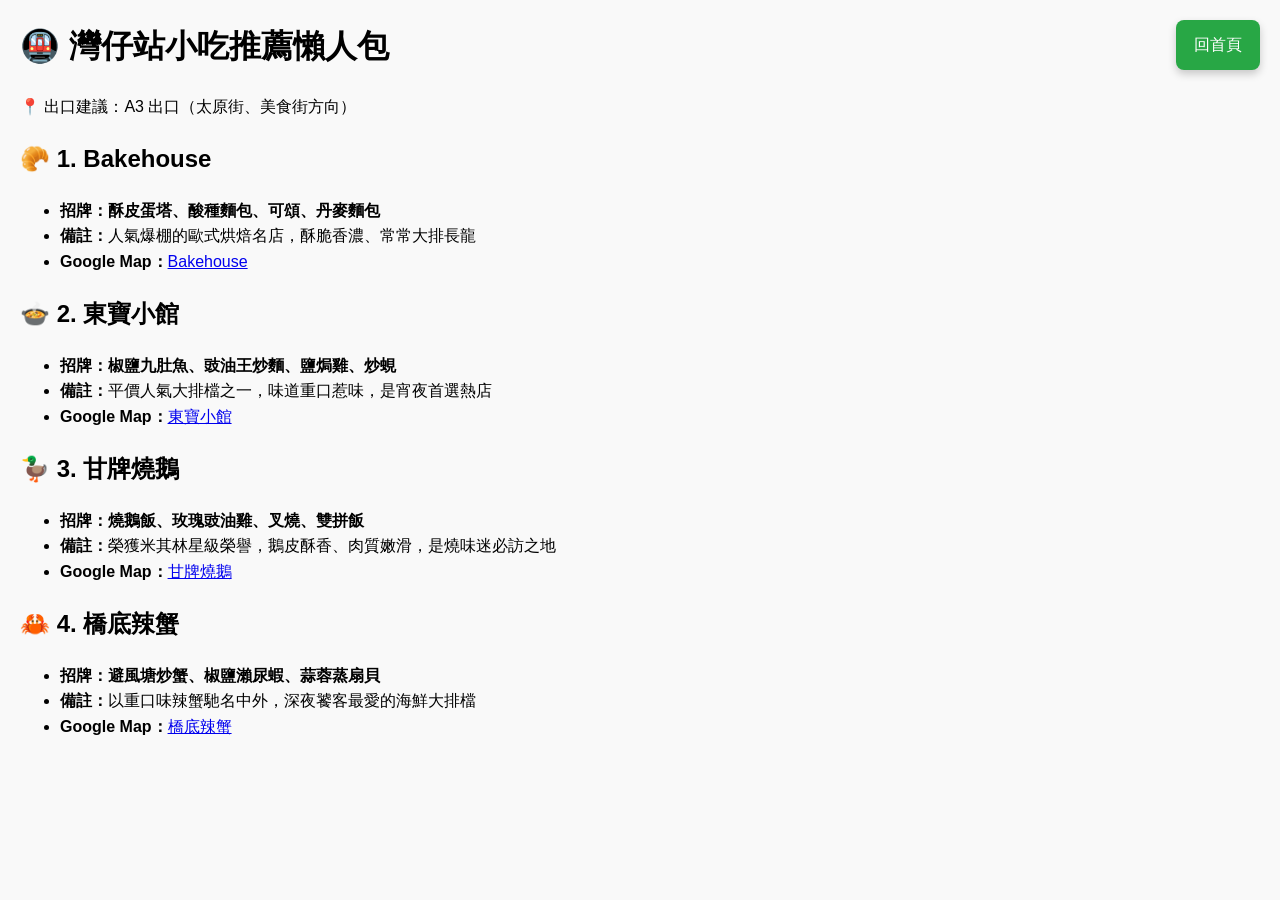
<file: schedules/091WAQ.html>
<!DOCTYPE html>
<html lang="zh-Hant">
  <head>
    <meta charset="UTF-8" />
    <meta name="viewport" content="width=device-width, initial-scale=1.0" />
    <title>灣仔站小吃懶人包</title>
    <link rel="stylesheet" href="../styles/common.css" />
  </head>
  <body>
    <header>
      <h1>🚇 灣仔站小吃推薦懶人包</h1>
      <p>📍 出口建議：A3 出口（太原街、美食街方向）</p>
    </header>

    <main>
      <section>
        <h2>🥐 1. Bakehouse</h2>
        <ul>
          <li><strong>招牌：</strong><strong>酥皮蛋塔、酸種麵包、可頌、丹麥麵包</strong></li>
          <li><strong>備註：</strong>人氣爆棚的歐式烘焙名店，酥脆香濃、常常大排長龍</li>
          <li><strong>Google Map：</strong><a href="https://maps.app.goo.gl/h6eMhWfnsxtecqPQ9" target="_blank">Bakehouse</a></li>
        </ul>
      </section>

      <section>
        <h2>🍲 2. 東寶小館</h2>
        <ul>
          <li><strong>招牌：</strong><strong>椒鹽九肚魚、豉油王炒麵、鹽焗雞、炒蜆</strong></li>
          <li><strong>備註：</strong>平價人氣大排檔之一，味道重口惹味，是宵夜首選熱店</li>
          <li><strong>Google Map：</strong><a href="https://maps.app.goo.gl/ZAEtTey8CRzVaptt5" target="_blank">東寶小館</a></li>
        </ul>
      </section>
      <section>
        <h2>🦆 3. 甘牌燒鵝</h2>
        <ul>
          <li><strong>招牌：</strong><strong>燒鵝飯、玫瑰豉油雞、叉燒、雙拼飯</strong></li>
          <li><strong>備註：</strong>榮獲米其林星級榮譽，鵝皮酥香、肉質嫩滑，是燒味迷必訪之地</li>
          <li><strong>Google Map：</strong><a href="https://maps.app.goo.gl/ZDFLcfSVEARdN8Gg9" target="_blank">甘牌燒鵝</a></li>
        </ul>
      </section>

      <section>
        <h2>🦀 4. 橋底辣蟹</h2>
        <ul>
          <li><strong>招牌：</strong><strong>避風塘炒蟹、椒鹽瀨尿蝦、蒜蓉蒸扇貝</strong></li>
          <li><strong>備註：</strong>以重口味辣蟹馳名中外，深夜饕客最愛的海鮮大排檔</li>
          <li><strong>Google Map：</strong><a href="https://maps.app.goo.gl/5tPve6ZjqRmES7R46" target="_blank">橋底辣蟹</a></li>
        </ul>
      </section>

    </main>

    <a id="home-button" href="../index.html">回首頁</a>
    <script src="../scripts/common.js"></script>
  </body>
</html>
</file>
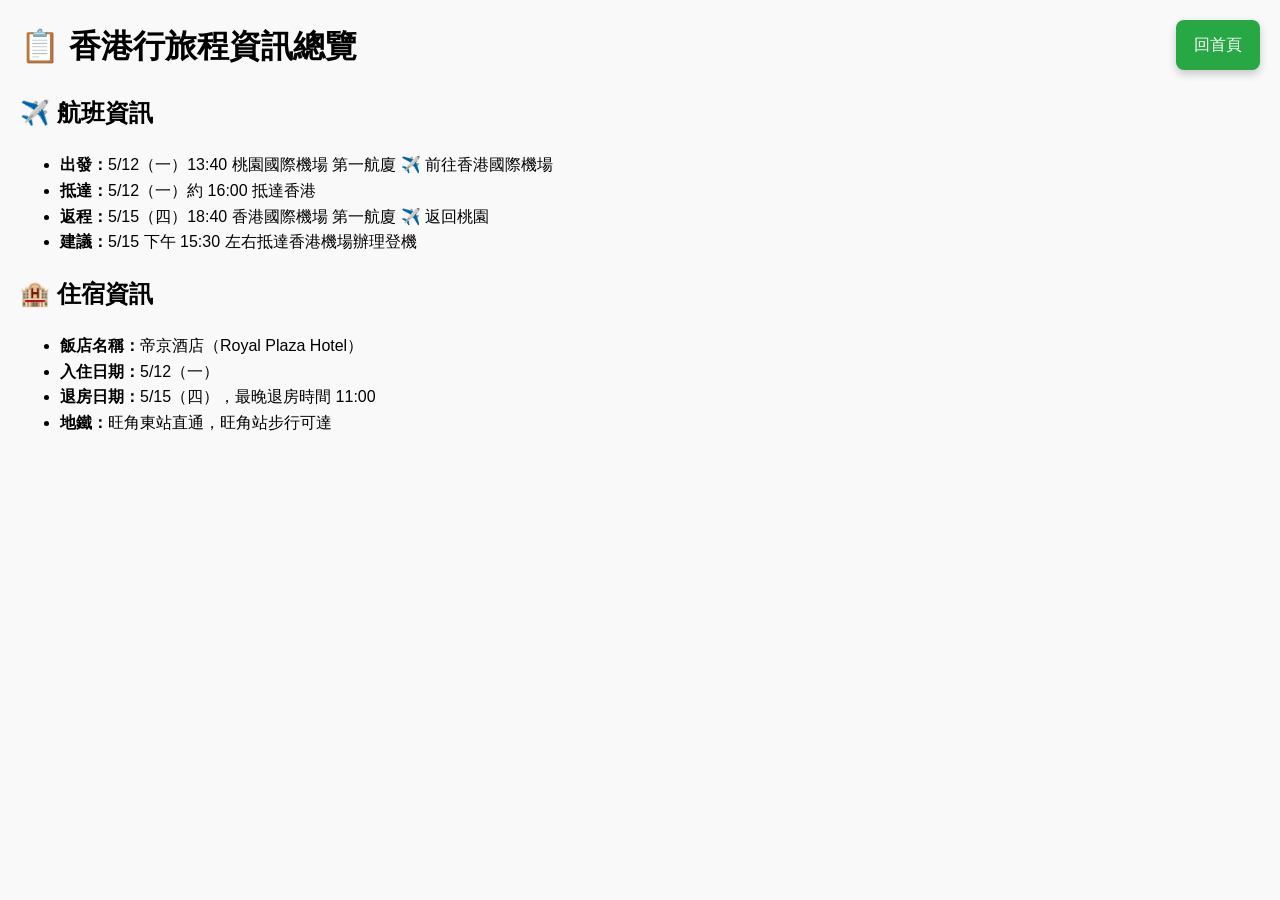
<file: schedules/airlineandhotel.html>
<!DOCTYPE html>
<html lang="zh-Hant">
  <head>
    <meta charset="UTF-8" />
    <meta name="viewport" content="width=device-width, initial-scale=1.0" />
    <title>旅程航班與住宿資訊</title>
    <link rel="stylesheet" href="../styles/common.css" />
  </head>
  <body>
    <header>
      <h1>📋 香港行旅程資訊總覽</h1>
    </header>

    <main>
      <section>
        <h2>✈️ 航班資訊</h2>
        <ul>
          <li><strong>出發：</strong>5/12（一）13:40 桃園國際機場 第一航廈 ✈️ 前往香港國際機場</li>
          <li><strong>抵達：</strong>5/12（一）約 16:00 抵達香港</li>
          <li><strong>返程：</strong>5/15（四）18:40 香港國際機場 第一航廈 ✈️ 返回桃園</li>
          <li><strong>建議：</strong>5/15 下午 15:30 左右抵達香港機場辦理登機</li>
        </ul>
      </section>

      <section>
        <h2>🏨 住宿資訊</h2>
        <ul>
          <li><strong>飯店名稱：</strong>帝京酒店（Royal Plaza Hotel）</li>
          <li><strong>入住日期：</strong>5/12（一）</li>
          <li><strong>退房日期：</strong>5/15（四），最晚退房時間 11:00</li>
          <li><strong>地鐵：</strong>旺角東站直通，旺角站步行可達</li>
        </ul>
      </section>
    </main>

    <a id="home-button" href="../index.html">回首頁</a>
    <button id="back-to-top">↑</button>
    <script src="../scripts/common.js"></script>
  </body>
</html>
</file>
<file: styles/home.css>
/* 基本樣式 */
body {
  font-family: Arial, sans-serif;
  line-height: 1.6;
  margin: 0;
  padding: 0;
  background-color: #f9f9f9;
}

/* 頁面容器：控制寬度和居中 */
.container {
  max-width: 1200px; /* 最大寬度 */
  margin: 0 auto; /* 水平居中 */
  padding: 20px; /* 四周留白 */
}

/* 標頭樣式 */
header {
  text-align: center;
  padding: 20px;
  background-color: #f4f4f4;
  border-bottom: 1px solid #ccc;
}

header h1 {
  margin: 0;
  font-size: 2.5rem;
  color: #333;
}

header p {
  margin: 5px 0 0;
  font-size: 1.2rem;
  color: #666;
}

/* 導覽列樣式 */
nav {
  margin: 20px 0;
  display: flex;
  justify-content: center;
  flex-wrap: wrap; /* 小螢幕時換行 */
  gap: 10px;
}

nav a {
  text-decoration: none;
  color: #007bff;
  font-weight: bold;
  font-size: 1rem;
  padding: 10px 15px;
  border: 1px solid #007bff;
  border-radius: 5px;
  transition: background-color 0.3s ease, color 0.3s ease;
}

nav a:hover {
  background-color: #007bff;
  color: white;
}

/* 區塊樣式 */
section {
  margin: 20px 0;
  text-align: center; /* 文字置中 */
}

section h2 {
  color: #333;
  font-size: 1.8rem;
  margin-bottom: 15px;
}

ul {
  list-style-type: none; /* 移除預設符號 */
  padding: 0;
}

ul li {
  margin: 10px 0;
  font-size: 1rem;
}

ul li a {
  text-decoration: none;
  color: #007bff;
  font-weight: bold;
}

ul li a:hover {
  text-decoration: underline;
}

/* 響應式調整 */
@media (max-width: 768px) {
  body {
    font-size: 90%; /* 縮小整體字體 */
  }

  nav {
    flex-direction: column; /* 導覽列垂直排列 */
    gap: 5px;
  }

  header h1 {
    font-size: 2rem; /* 標題縮小 */
  }

  header p {
    font-size: 1rem; /* 描述縮小 */
  }

  ul li {
    font-size: 0.9rem; /* 清單字體縮小 */
  }
}
</file>
<file: styles/common.css>
/* 針對 body 和基本樣式 */
body {
  font-family: Arial, sans-serif;
  line-height: 1.6;
  margin: 20px;
  background-color: #f9f9f9;
  position: relative;
}

/* 行程表格的樣式 */
table {
  width: 95%;
  max-width: 1200px; /* 設置最大寬度 */
  border-collapse: collapse;
  margin: 30px auto; /* 表格居中，並增加上下間距 */
  overflow-x: auto;
  background-color: #ffffff;
  border-radius: 8px;
  box-shadow: 0 4px 8px rgba(0, 0, 0, 0.1);
}
table th,
table td {
  border: 1px solid #ddd;
  padding: 15px;
  text-align: left;
}
table th {
  background-color: #f7f7f7;
  color: #333;
  font-weight: bold;
  text-transform: uppercase;
}
table tbody tr:nth-child(even) {
  background-color: #fafafa;
}
table tbody tr:hover {
  background-color: #f0f8ff;
}

/* 響應式設計：小屏幕調整表格 */
@media screen and (max-width: 768px) {
  table {
    width: 100%; /* 適應小屏幕 */
    font-size: 14px; /* 減小字體 */
  }
  table th,
  table td {
    padding: 10px;
  }
}

/* 回到頂部按鈕 */
#back-to-top {
  position: fixed;
  bottom: 20px;
  right: 20px;
  display: none;
  width: 50px;
  height: 50px;
  background-color: #007bff;
  color: white;
  border: none;
  border-radius: 50%;
  text-align: center;
  line-height: 50px;
  cursor: pointer;
  font-size: 20px;
  z-index: 1000;
  box-shadow: 0 4px 8px rgba(0, 0, 0, 0.2);
  transition: background-color 0.3s ease; /* 平滑過渡效果 */
}
#back-to-top:hover {
  background-color: #0056b3;
}

/* 回首頁按鈕 */
#home-button {
  position: fixed;
  top: 20px;
  right: 20px;
  background-color: #28a745;
  color: white;
  padding: 12px 18px;
  border: none;
  border-radius: 8px;
  text-decoration: none;
  font-size: 16px;
  z-index: 1000;
  box-shadow: 0 4px 8px rgba(0, 0, 0, 0.2);
  transition: background-color 0.3s ease; /* 平滑過渡效果 */
}
#home-button:hover {
  background-color: #218838;
}

/* 響應式設計：小屏幕調整按鈕大小 */
@media screen and (max-width: 768px) {
  #back-to-top {
    width: 40px;
    height: 40px;
    font-size: 16px;
    line-height: 40px;
  }
  #home-button {
    padding: 10px 15px;
    font-size: 14px;
  }
}
</file>
